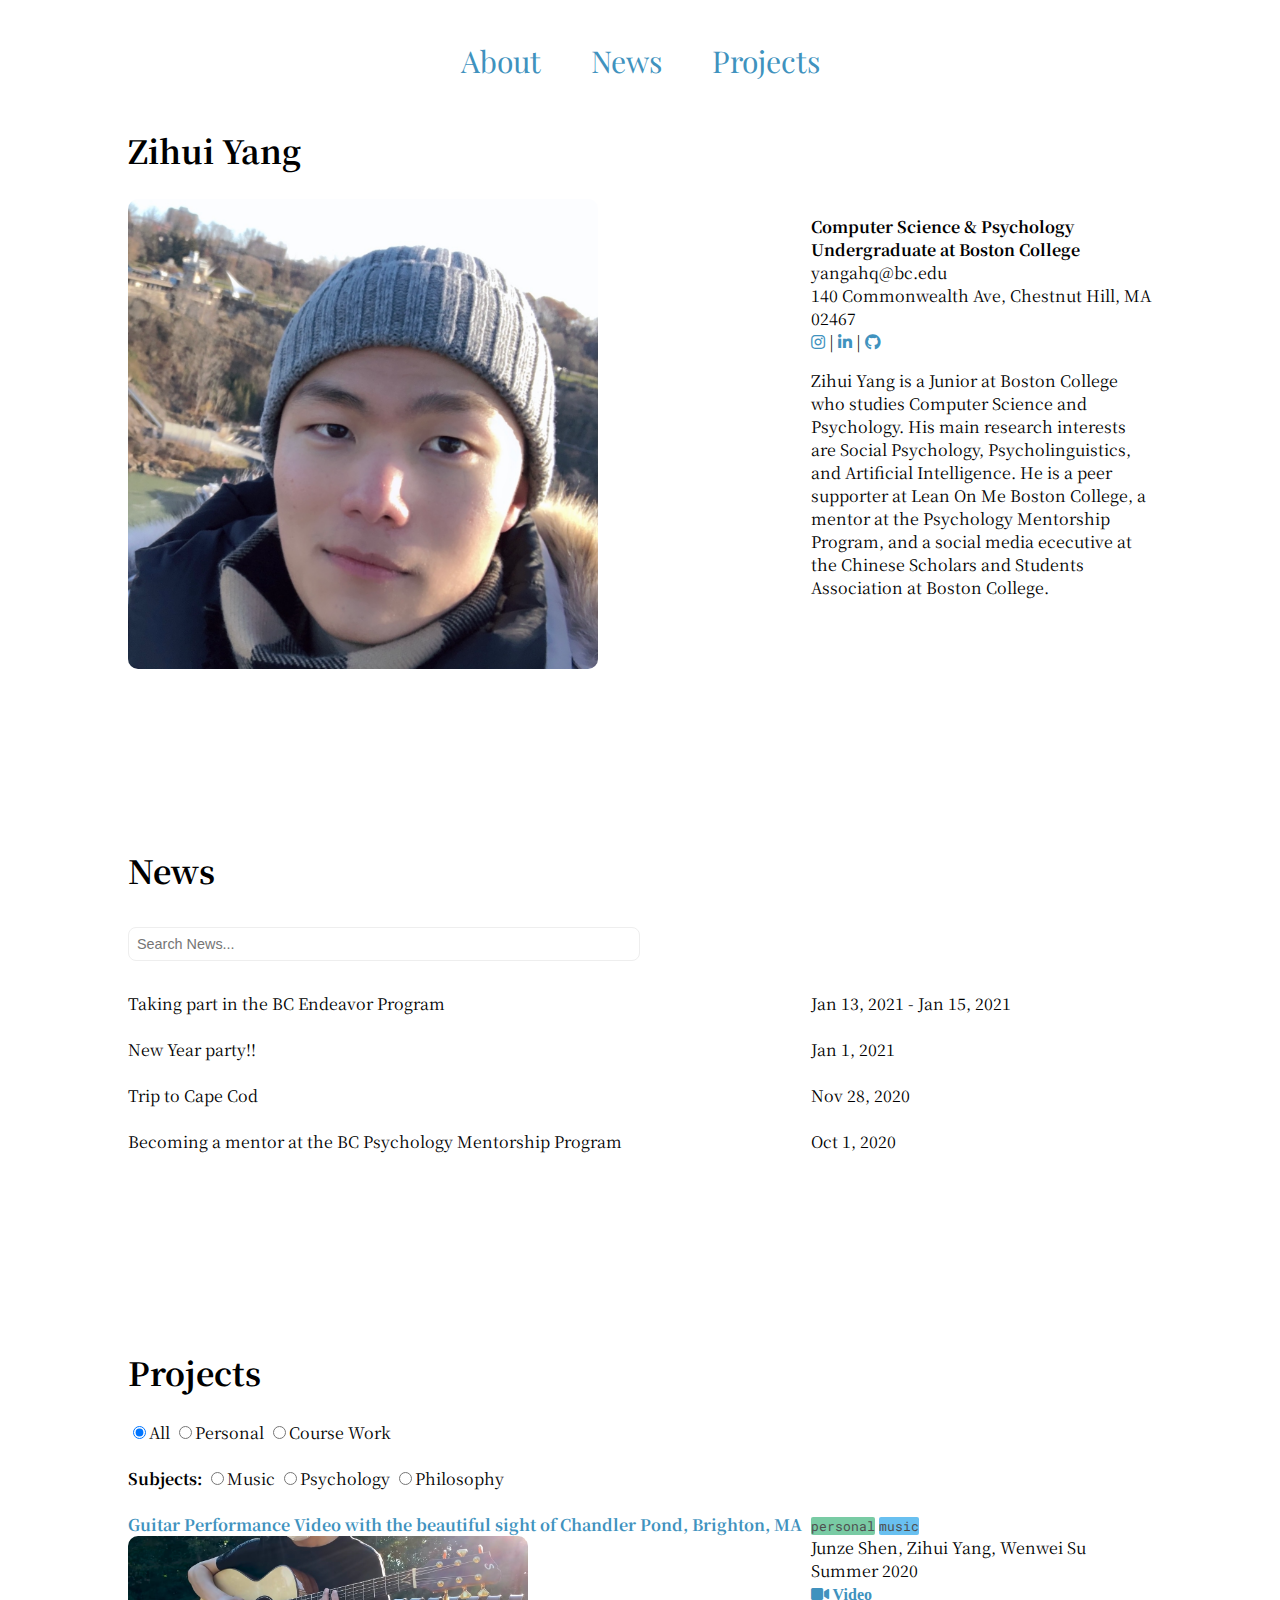
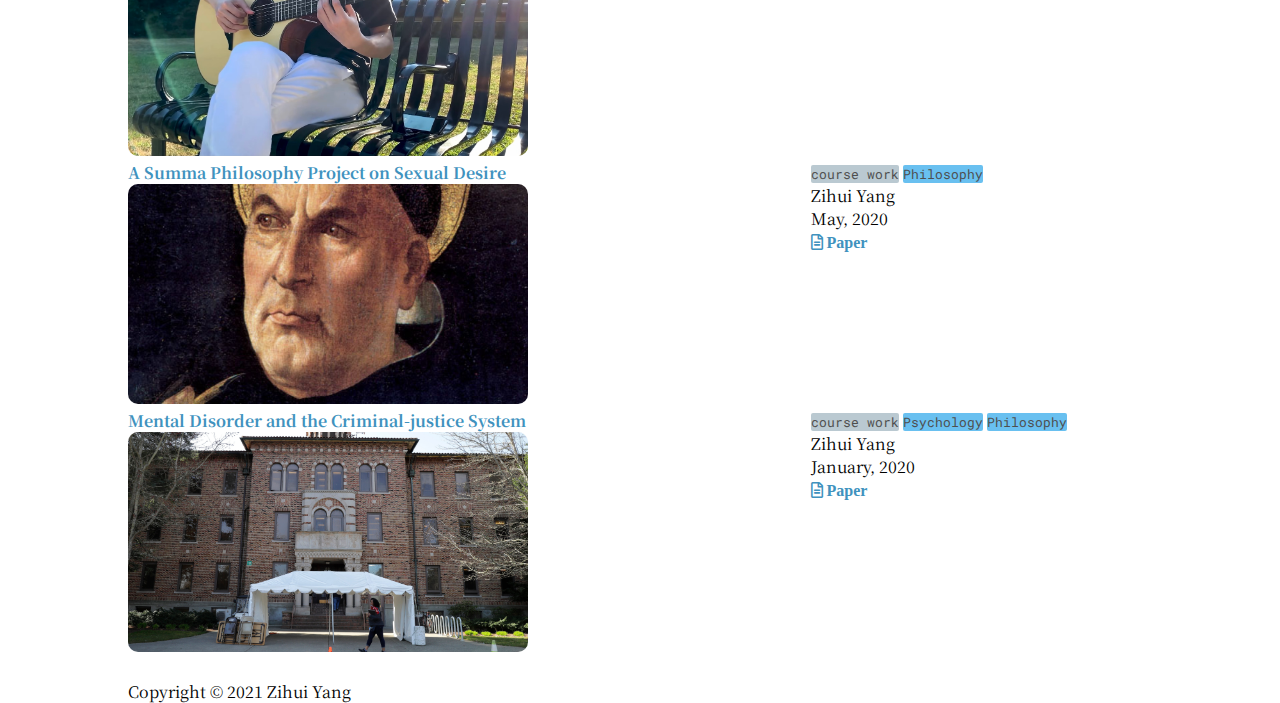
<file: index.html>
<!DOCTYPE html>
<html lang="en">
  <head>
    <title>My Portfolio</title>
    <!-- <meta name="author" content="Zihui Yang"> -->
    <meta name="viewport" content="width=device-width, initial-scale=1.0">
    <link rel="stylesheet" href="style.css" />
    <link rel="stylesheet" href="https://cdnjs.cloudflare.com/ajax/libs/font-awesome/5.11.2/css/all.min.css" />
    <link rel="preconnect" href="https://fonts.gstatic.com"> 
    <link href="https://fonts.googleapis.com/css2?family=Noto+Serif+JP:wght@300;700&family=Playfair+Display:wght@500;700&family=Roboto+Mono&family=Roboto+Slab:wght@500&display=swap" rel="stylesheet">
    <link
    rel="stylesheet"
    href="https://cdnjs.cloudflare.com/ajax/libs/animate.css/4.1.1/animate.min.css"
  />
    <meta property="og:title" content="Zihui Yang's Personal Website">
    <meta property="og:description" content="Learn more about me!">
    <meta property="og:image" content="https://icatcare.org/app/uploads/2018/06/Layer-1704-1920x840.jpg">
    <meta property="og:url" content="https://zhyangroger.github.io/bc-web-dev-lab1/">
    <script type="module" src="index.js" defer></script>
  </head>  

  <body class="container mob_text">
      <div class="container">

      </div>
  </body>

</html>
</file>
<file: style.css>
nav ul{list-style-type: none;}

body{
    font-family: 'Noto Serif JP', serif;
}

h2{
    font-size: xx-large;
}

.flex-container{
    display: flex;
    flex-direction: row;
    justify-content: center;
    width: 100%;
    background-color: white;
    position: fixed;
    top: 0;
    right: 0;
    font-family: 'Playfair Display', serif;
}
.flex-container > li{
    font-size: 30px;
    margin: 25px;
}

a{
    text-decoration: none;
    color:#4092be;
}

a:hover{
    color:rgb(99, 84, 84);
}

ul{
    list-style-type: none;
}

section.padding-top{
    padding-top: 100px
}

.row{
	display: flex;	
    flex-wrap: wrap
}

.container{
    max-width: 1024px;
    width: 100%;
    margin: 0 auto;
}

.project_link{
    font-family: 'Playfair Display', serif;
}

.tag{
    color: rgb(48, 48, 48);
    font-family: 'Roboto Mono', monospace;
    font-size:smaller;
    border-radius: 2px;
    opacity: 0.85;
}

.tag_personal{
    background-color: #62c295
}

.tag_course{
    background-color: #afc0c9;
}

.tag_subject{
    background-color: #4fb6ee;
}

@media only screen and (min-width: 768px){
    .col-1 {flex-basis: 8.33%;} 
    .col-2 {flex-basis: 16.66%;}
    .col-3 {flex-basis: 25%;}
    .col-4 {flex-basis: 33.33%;}
    .col-5 {flex-basis: 41.66%;}
    .col-6 {flex-basis: 50%;}
    .col-7 {flex-basis: 58.33%;}
    .col-8 {flex-basis: 66.66%;}
    .col-9 {flex-basis: 75%;}
    .col-10 {flex-basis: 83.33%;}
    .col-11 {flex-basis: 91.66%;}
    .col-12 {flex-basis: 100%;}

    .image_container1{
        border-radius: 10px;
        width: 470px;
        height: 470px;
        object-fit: cover;
    }
    
    .image_container2{
        border-radius: 10px;
        width: 400px;
        height: 220px;
        object-fit: cover;
    }

    .image_container3{
        border-radius: 10px;
        width: 560px;
        height: 290px;
        object-fit: cover;
    }
}

/* [class*="col-"]{
    width: 100%
} */

@media only screen and (max-width: 768px){
    [class*="col-"]{
        width: 100%
    }

    .mob_heading{
        text-align: center;
    }
    
    .mob_profile{
        border-radius: 15px;
        width: 420px;
        height: 420px;        
        object-fit: cover;
        display: block;
        margin: 0 auto;
    }
    
    .mob_pic{
        border-radius: 15px;
        width: 420px;
        height: 210px;        
        object-fit: cover;
        display: block;
        margin: 0 auto;
    }

    .mob_text{
        padding-left: 20px;
        padding-right: 20px;
    }
}

.search input {
  width:50%;
  margin:0.5rem 0 0.5rem 0;
  font-size: 0.9rem;
  padding: 0.5rem;
  border-radius: 0.5rem;
  border: 1px solid #eeeeee;
}
</file>
